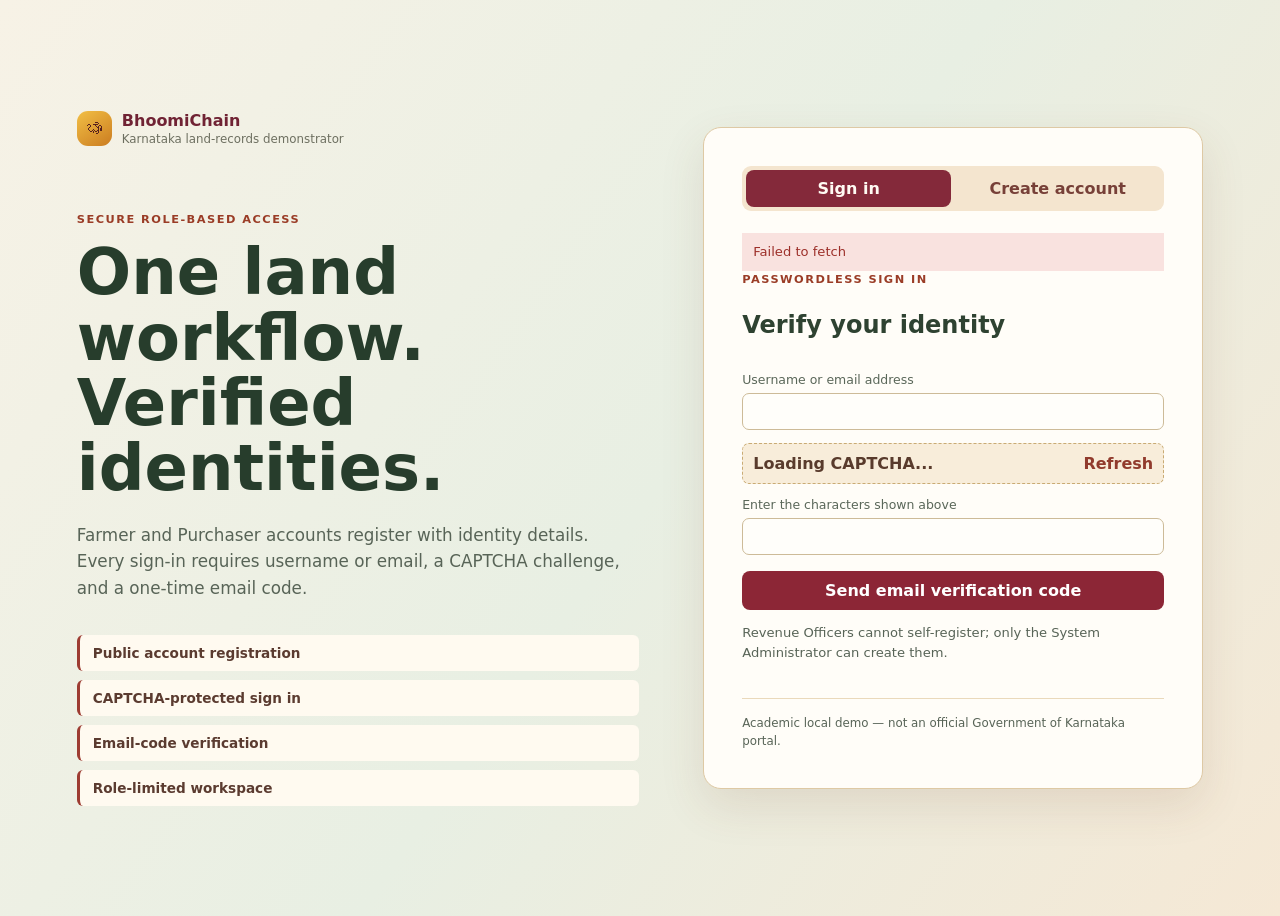
<file: index.html>
<!doctype html>
<html lang="en">
  <head>
    <meta charset="UTF-8" />
    <link rel="icon" type="image/png" href="./favicon.png?v=4" />
    <link rel="shortcut icon" href="./favicon.png?v=4" type="image/png" />
    <meta name="viewport" content="width=device-width, initial-scale=1.0" />
    <meta name="theme-color" content="#1e3a8a" />
    <title>BhoomiChain - Karnataka Blockchain Land Records</title>
    <script type="module" crossorigin src="./assets/index-C9FWu_5t.js"></script>
    <link rel="stylesheet" crossorigin href="./assets/index-CaHA_O3T.css">
  </head>
  <body>
    <div id="root"></div>
  </body>
</html>
</file>
<file: assets/index-CaHA_O3T.css>
:root{font-family:Inter,ui-sans-serif,system-ui,sans-serif;color:#dce9f9;background:#06111f;font-synthesis:none}*{box-sizing:border-box}body{margin:0;min-width:320px;background:radial-gradient(circle at 80% 0%,#123e61 0,transparent 32%),#06111f}button{border:0;border-radius:8px;background:#2c7cff;color:#fff;cursor:pointer;font:inherit;font-weight:700;padding:10px 13px;transition:.18s ease}button:hover:not(:disabled){transform:translateY(-1px);background:#5799ff}button:disabled{cursor:not-allowed;opacity:.42}h1,h2,p{margin-top:0}h1{font-size:clamp(1.7rem,3vw,2.35rem);margin-bottom:0}h2{font-size:1rem;margin:0}p{color:#a7bad0;line-height:1.55}small{color:#8da4c1}.app-shell{display:grid;grid-template-columns:248px minmax(0,1fr);min-height:100vh}.sidebar{background:#040f1ce0;border-right:1px solid #193652;display:flex;flex-direction:column;padding:24px 14px}.brand{align-items:center;display:flex;gap:10px;margin:0 8px 31px}.brand-mark{align-items:center;background:linear-gradient(145deg,#38c49b,#2372e9);border-radius:11px;display:flex;font-weight:900;height:35px;justify-content:center;width:35px}.brand strong,.brand small{display:block}.brand small{font-size:.74rem;margin-top:2px}nav{display:grid;gap:4px}.nav-item{align-items:center;background:transparent;color:#9fb4cd;display:flex;font-weight:600;gap:12px;padding:11px 12px;text-align:left;width:100%}.nav-item span{color:#52718f;font-size:.69rem;width:19px}.nav-item:hover{background:#102947;color:#fff;transform:none}.nav-item.active{background:#173b63;color:#f1f7ff}.nav-item.active span{color:#62dcb7}.sidebar-foot{border-top:1px solid #193652;margin:auto 8px 0;padding-top:19px}.sidebar-foot p{font-size:.76rem;margin:10px 0 0}.workspace{margin:0 auto;max-width:1500px;padding:30px clamp(18px,3vw,46px) 60px;width:100%}.topbar{align-items:center;display:flex;justify-content:space-between;gap:20px}.eyebrow{color:#54d6af;font-size:.71rem;font-weight:800;letter-spacing:.13em;margin-bottom:5px;text-transform:uppercase}.account-actions{display:flex;flex-wrap:wrap;gap:7px;justify-content:flex-end}.quiet{background:#102a47;color:#bcd2ea}.quiet:hover:not(:disabled){background:#1c466f}.account-button{background:#168c6b;min-width:122px}.status-strip{align-items:center;background:#0c2038;border:1px solid #1c3c5d;border-radius:9px;color:#c5d8eb;display:flex;font-size:.86rem;gap:9px;margin:24px 0;padding:11px 14px}.signal{background:#45d3a7;border-radius:50%;box-shadow:0 0 0 4px #45d3a71d;height:7px;width:7px}.status-right{color:#8ea5c2;margin-left:auto;white-space:nowrap}.page-grid{display:grid;gap:16px;grid-template-columns:repeat(2,minmax(0,1fr))}.panel{background:linear-gradient(145deg,#0f253ef2,#091a2df2);border:1px solid #1d4164;border-radius:13px;padding:20px}.panel-title{align-items:center;display:flex;gap:12px;justify-content:space-between;margin-bottom:16px}.panel-title h2{color:#eff6ff}.hero{display:grid;gap:25px;grid-column:1 / -1;grid-template-columns:1.55fr .8fr;min-height:220px;overflow:hidden;position:relative}.hero:after{background:linear-gradient(130deg,transparent,#4b98ff18);content:"";top:0;right:0;bottom:0;left:0;pointer-events:none;position:absolute}.hero h2{font-size:clamp(1.45rem,3vw,2.25rem);line-height:1.15;margin:13px 0;max-width:650px}.hero-actions{display:flex;flex-wrap:wrap;gap:9px}.hero-steps{align-content:center;display:grid;gap:8px;position:relative;z-index:1}.hero-steps span{background:#153555;border-left:2px solid #4ad8ae;border-radius:5px;color:#d9ebff;font-size:.84rem;font-weight:700;padding:9px 11px}.metrics{display:grid;gap:13px;grid-column:1 / -1;grid-template-columns:repeat(4,minmax(0,1fr))}.metric-card{background:#0c2139;border:1px solid #1c405f;border-radius:11px;padding:16px}.metric-card p{font-size:.76rem;margin-bottom:8px;text-transform:uppercase}.metric-card strong{color:#f2f8ff;display:block;font-size:1.55rem;margin-bottom:5px}.metric-card.green{border-color:#1a735d}.metric-card.green strong{color:#58dcb8}.metric-card.purple{border-color:#644e9d}.metric-card.purple strong{color:#c4a9ff}.contribution{display:grid;gap:18px;grid-template-columns:repeat(3,1fr)}.contribution strong{color:#65d9b6}.contribution p{font-size:.87rem;margin:7px 0 0}.posture{display:flex;flex-wrap:wrap;gap:9px}.pill{background:#18324f;border-radius:999px;color:#b9cde5;display:inline-block;font-size:.72rem;font-weight:750;padding:5px 9px;white-space:nowrap}.pill.success{background:#123f38;color:#6ee1bb}.pill.warning{background:#4b3820;color:#f6c777}.pill.purple{background:#332651;color:#c7afff}.text-button{background:transparent;color:#7eb1ff;padding:0}.text-button:hover:not(:disabled){background:transparent;color:#b9d4ff}.registry .panel:nth-child(1),.transfer .panel:nth-child(1),.documents .panel:nth-child(1),.analytics .panel:nth-child(1),.audit .panel:nth-child(1){grid-column:1 / -1}.mode-row,.inline,.actions{align-items:end;display:flex;flex-wrap:wrap;gap:10px;justify-content:space-between}.switch{background:#09192c;border-radius:9px;display:flex;padding:4px}.switch button{background:transparent;color:#8fa8c7;font-size:.8rem}.switch .active{background:#245fbd;color:#fff}.field{color:#afc2da;display:grid;font-size:.78rem;gap:6px}input{background:#071727;border:1px solid #2a4b6c;border-radius:7px;color:#edf6ff;font:inherit;padding:10px;width:100%}input:focus{border-color:#5398ff;outline:none}.form-grid{display:grid;gap:12px;grid-template-columns:repeat(2,minmax(0,1fr));margin-bottom:14px}.inline .field{flex:1;min-width:190px}.hint,.empty{font-size:.82rem}.record{border-top:1px solid #1d3e5e;margin-top:17px;padding-top:15px}.record-head{align-items:center;display:flex;justify-content:space-between;margin-bottom:12px}dl{display:grid;font-size:.84rem;gap:9px 13px;grid-template-columns:130px 1fr}dt{color:#89a4c2}dd{color:#d5e7f8;margin:0;overflow-wrap:anywhere}.workflow{display:grid;gap:8px;grid-template-columns:repeat(3,1fr);margin-bottom:22px}.workflow-step{align-items:center;background:#0b1d30;border:1px solid #1e3c58;border-radius:9px;display:flex;gap:10px;opacity:.58;padding:11px}.workflow-step.complete{border-color:#298a70;opacity:1}.workflow-step span{align-items:center;background:#28415d;border-radius:50%;display:flex;font-size:.78rem;font-weight:800;height:24px;justify-content:center;width:24px}.workflow-step.complete span{background:#2cba92;color:#052018}.workflow-step strong,.workflow-step small{display:block;font-size:.8rem}.transfer-fields{margin-bottom:14px}.checklist{display:grid;gap:14px;list-style:none;margin:0;padding:0}.checklist li{color:#9fb6cf;font-size:.86rem}.checklist span{color:#e1efff;display:block;font-weight:750;margin-bottom:3px}.receipt-list{display:grid;gap:8px}.receipt-list>div{align-items:center;background:#0a1d30;border-radius:7px;display:grid;font-size:.82rem;gap:9px;grid-template-columns:auto 1fr auto;padding:10px}.receipt-list small{grid-column:2 / -1}.document-table{display:grid;gap:2px}.table-row{align-items:center;background:#0a1d2e;display:grid;gap:10px;grid-template-columns:.5fr 1.1fr .5fr .4fr;padding:11px}.table-row.heading{background:transparent;color:#819ab8;font-size:.7rem;font-weight:800;padding-top:0;text-transform:uppercase}.table-row span{overflow-wrap:anywhere}.table-row span small{display:block;margin-top:3px}.small-button{font-size:.75rem;padding:7px 9px}table{border-collapse:collapse;font-size:.84rem;width:100%}th{color:#8fa8c5;font-size:.72rem;text-align:left;text-transform:uppercase}th,td{border-bottom:1px solid #1c3b5a;padding:10px 7px}.comparison-chart{display:grid;gap:15px}.chart-row{align-items:center;display:grid;gap:7px 12px;grid-template-columns:130px 1fr auto}.chart-row>strong{font-size:.78rem;grid-row:span 2}.chart-row>div{align-items:center;display:flex;gap:7px}.bar{border-radius:3px;display:inline-block;height:9px;max-width:100%;min-width:2px}.bar.base{background:#608ec7}.bar.optimized{background:#42c79d}.chart-row small{min-width:115px}.timeline{display:grid}.timeline article{border-left:1px solid #275171;display:grid;gap:14px;grid-template-columns:12px 1fr auto;margin-left:6px;padding:0 0 20px 18px;position:relative}.timeline-dot{background:#53d7b0;border:3px solid #102b43;border-radius:50%;height:12px;left:-7px;position:absolute;top:2px;width:12px}.timeline p{font-size:.78rem;margin:5px 0}.timeline time{color:#7f9ab8;font-size:.72rem;text-align:right}@media(max-width:940px){.app-shell{grid-template-columns:1fr}.sidebar{border-bottom:1px solid #193652;border-right:0;padding:13px 18px}.brand{margin:0 0 10px}nav{display:flex;overflow-x:auto}.nav-item{min-width:max-content}.sidebar-foot{display:none}.metrics{grid-template-columns:repeat(2,1fr)}}@media(max-width:680px){.workspace{padding:20px 13px 45px}.topbar,.status-strip{align-items:flex-start;flex-direction:column}.status-right{margin-left:0}.page-grid,.hero,.contribution{grid-template-columns:1fr}.metrics{grid-template-columns:1fr 1fr}.form-grid,.workflow{grid-template-columns:1fr}.table-row{grid-template-columns:.55fr 1fr .6fr}.table-row>:last-child{grid-column:2 / -1}.chart-row{grid-template-columns:1fr auto}.chart-row>strong{grid-column:1 / -1;grid-row:auto}.timeline article{grid-template-columns:12px 1fr}.timeline time{grid-column:2;text-align:left}}.login-shell{align-items:stretch;background:linear-gradient(125deg,#f7f2e6,#e8efe3 52%,#f5e8d5);display:grid;grid-template-columns:minmax(280px,1fr) minmax(360px,500px);min-height:100vh;padding:clamp(24px,6vw,88px)}.login-intro{align-self:center;max-width:650px;padding:34px clamp(0px,5vw,75px) 34px 0}.login-intro .brand{margin:0 0 65px}.login-intro .brand strong{color:#702334}.login-intro .brand small{color:#6d6f60}.login-intro h1{color:#273d2c;font-size:clamp(2.3rem,5vw,4.4rem);line-height:1.02;margin:12px 0 21px}.login-intro>p:not(.eyebrow){font-size:1.05rem;max-width:570px}.login-flow{display:grid;gap:9px;margin-top:34px}.login-flow span{background:#fffaf0;border-left:3px solid #9d3c32;border-radius:6px;color:#5b3b30;font-size:.85rem;font-weight:750;padding:10px 13px}.login-card{align-self:center;background:#fffdf8;border:1px solid #dec9a4;border-radius:18px;box-shadow:0 17px 45px #7044271f;padding:clamp(23px,4vw,38px)}.login-card h2{color:#2e4231;font-size:1.5rem;margin:4px 0 20px}.portal-choice{display:grid;gap:8px;margin-bottom:20px}.portal-option{background:#fbf0de;border:1px solid transparent;color:#6c3033;display:grid;padding:11px 13px;text-align:left}.portal-option:hover{background:#f4e0bf}.portal-option.selected{background:#7d2635;border-color:#7d2635;color:#fffaf3}.portal-option strong,.portal-option small{display:block}.portal-option small{color:inherit;font-size:.72rem;font-weight:500;margin-top:3px;opacity:.82}.login-card form{display:grid;gap:13px}.login-button{margin-top:3px;width:100%}.login-error{background:#f9e2df;color:#9d302a;font-size:.82rem;margin:0;padding:9px 11px}.login-note{border-top:1px solid #ead9bb;font-size:.74rem;margin:21px 0 0;padding-top:15px}.signed-in{background:#fff8e9;border:1px solid #ddc89e;border-radius:8px;color:#593a31;display:grid;font-size:.78rem;line-height:1.2;padding:7px 10px}.signed-in small{color:#806f5b;margin-top:3px}.auth-tabs{background:#f4e5cf;border-radius:9px;display:grid;gap:4px;grid-template-columns:1fr 1fr;margin-bottom:22px;padding:4px}.auth-tabs button{background:transparent;color:#774038;padding:9px}.auth-tabs button.active{background:#84293a;color:#fffaf3}.captcha-row{align-items:center;background:#f8edda;border:1px dashed #c9ab74;color:#593b2c;display:flex;justify-content:space-between;padding:10px;border-radius:7px;gap:10px}.captcha-image{border-radius:5px;height:60px;width:200px;background:#e8dcc8}.auth-message,.demo-code{background:#e4f0df;color:#336843;font-size:.82rem;margin:0 0 14px;padding:10px}select{background:#fffefa;border:1px solid #cdbb98;border-radius:7px;color:#24352a;font:inherit;padding:10px;width:100%}select:focus{border-color:#a34332;outline:none}@media(max-width:800px){.login-shell{grid-template-columns:1fr;padding:24px 18px}.login-intro{padding:0}.login-intro .brand{margin-bottom:32px}.login-intro h1{font-size:2.4rem}.login-card{margin-top:30px}}:root{background:#f4f0e5;color:#1c3026}body{background:linear-gradient(125deg,#f7f2e6,#e8efe3 52%,#f5e8d5)}.sidebar{background:#6e1f2d;border-color:#8f4a50}.brand-mark{background:linear-gradient(145deg,#f2bf45,#cb7c20);color:#56201e}.brand strong,.brand small{color:#fff9ed}.nav-item{color:#f4dfd0}.nav-item span{color:#e6ad85}.nav-item:hover,.nav-item.active{background:#913646;color:#fffdf5}.nav-item.active span{color:#f6ca59}.sidebar-foot{border-color:#9f5761}.sidebar-foot p{color:#f1d9c7}.workspace{background:transparent}h1,h2,.panel-title h2{color:#243c2b}p{color:#586457}.eyebrow{color:#9a3c26}.status-strip{background:#fffaf1;border-color:#dfcda8;color:#3f4c3c;box-shadow:0 2px 8px #75431512}.status-right{color:#7b745f}.signal{background:#20875a}.panel,.hero{background:#fffdf8;border-color:#dfcfad;box-shadow:0 3px 12px #6e3b1610}.hero:after{background:linear-gradient(130deg,transparent,#e5ba5430)}.hero h2{color:#742333}.hero-steps span{background:#f9ead4;border-color:#a94c38;color:#653323}.metric-card{background:#fff8eb;border-color:#ead8b5}.metric-card p{color:#84725a}.metric-card strong{color:#62322b}.metric-card.green{border-color:#9ab887}.metric-card.green strong{color:#39744d}.metric-card.purple{border-color:#d9ad78}.metric-card.purple strong{color:#98492b}.contribution strong{color:#91412c}.quiet{background:#f5e7cf;color:#6b2a30}.quiet:hover:not(:disabled){background:#edd4ad}.account-button,button{background:#8c2636}.account-button{background:#28724f}button:hover:not(:disabled){background:#a83d49}.account-button:hover:not(:disabled){background:#39865f}.pill{background:#f1e4cc;color:#704733}.pill.success{background:#dcebd8;color:#267047}.pill.warning{background:#f9e6bf;color:#87531d}.pill.purple{background:#ead9cc;color:#803d2a}.switch{background:#f3e7d4}.switch button{color:#7e5d4a}.switch .active{background:#8c2636}.field{color:#5a6759}input{background:#fffefa;border-color:#cdbb98;color:#24352a}input:focus{border-color:#a34332}.record,.table-row{background:#fffaf2;border-color:#e4d2ae}.record-head{color:#66312d}dt{color:#7b705d}dd{color:#314737}.workflow-step{background:#fbf1df;border-color:#e1c89c}.workflow-step.complete{border-color:#5b9b69}.workflow-step span{background:#ead0a2}.workflow-step.complete span{background:#4e9a62;color:#fff}.receipt-list>div{background:#fcf5e8}.checklist li{color:#5e6d60}.checklist span{color:#60352e}.document-table .table-row.heading{background:transparent;color:#8c755d}th{color:#836f56}th,td{border-color:#ead8b5}.bar.base{background:#b38469}.bar.optimized{background:#40845a}.timeline article{border-color:#cab285}.timeline-dot{background:#3f8b5a;border-color:#fffdf8}.text-button{color:#913b2d}.certificate-overlay{position:fixed;top:0;right:0;bottom:0;left:0;background:#0c0502bf;display:flex;align-items:center;justify-content:center;z-index:1000;padding:20px;-webkit-backdrop-filter:blur(4px);backdrop-filter:blur(4px)}.certificate-modal{background:#fff;color:#1a2e22;border-radius:16px;width:100%;max-width:750px;max-height:90vh;overflow-y:auto;box-shadow:0 25px 50px -12px #0006;border:2px solid #b89155}.certificate-actions{display:flex;justify-content:flex-end;gap:12px;padding:16px 24px;background:#fdfbf7;border-bottom:1px solid #ebdfc8;border-radius:14px 14px 0 0}.certificate-actions button{display:inline-flex;align-items:center;gap:6px}.rtc-certificate-paper{padding:36px 40px;background:#fffdf9;font-family:Segoe UI,Georgia,serif;color:#1c2d22;position:relative;border:12px double #8c2636;margin:16px;border-radius:8px}.rtc-header{text-align:center;border-bottom:2px solid #8c2636;padding-bottom:16px;margin-bottom:24px}.rtc-emblem{font-size:38px;line-height:1;margin-bottom:4px}.rtc-header h2{font-size:18px;color:#8c2636;text-transform:uppercase;letter-spacing:1px;font-weight:800;margin:0}.rtc-header h3{font-size:15px;color:#3a5240;font-weight:700;margin:4px 0 0}.rtc-header p{font-size:12px;color:#7a462b;margin:4px 0 0;font-weight:600;text-transform:uppercase;letter-spacing:.5px}.rtc-body-grid{display:grid;grid-template-columns:1fr 160px;gap:24px;margin-bottom:24px;align-items:start}.rtc-details-table{width:100%;border-collapse:collapse;font-size:13px}.rtc-details-table th,.rtc-details-table td{border:1px solid #d4c5a9;padding:8px 12px;text-align:left}.rtc-details-table th{background:#f7efe1;color:#6e1f2d;font-weight:700;width:38%}.rtc-details-table td{color:#15291b;font-weight:600;overflow-wrap:anywhere}.rtc-qr-container{text-align:center;background:#fcf8f0;border:1px solid #d4c5a9;border-radius:8px;padding:12px}.rtc-qr-container img{width:130px;height:130px;border:2px solid #8c2636;border-radius:4px}.rtc-qr-container p{font-size:10px;color:#6e1f2d;font-weight:700;margin:8px 0 0;text-transform:uppercase}.rtc-badge-banner{background:linear-gradient(135deg,#1e5c3a,#123e25);color:#fff;padding:12px 18px;border-radius:8px;display:flex;align-items:center;gap:14px;margin-bottom:24px;box-shadow:0 2px 6px #0000001a}.rtc-badge-icon{font-size:28px}.rtc-badge-text strong{display:block;font-size:14px;color:#86efac;letter-spacing:.5px}.rtc-badge-text small{color:#dcfce7;font-size:11px}.rtc-history-box{font-size:12px;background:#fdfbf7;border:1px dashed #c4b394;padding:12px 16px;border-radius:6px;margin-bottom:20px}.rtc-history-box strong{color:#6e1f2d;display:block;margin-bottom:6px}.rtc-history-box p{font-size:11px;color:#2d4534;margin:0;word-break:break-all}.rtc-footer{display:flex;justify-content:space-between;align-items:flex-end;border-top:1px solid #d4c5a9;pt:16px;margin-top:20px;font-size:11px;color:#5a6b5d}.rtc-seal{text-align:right;font-weight:700;color:#6e1f2d}@media print{body{background:#fff!important}.app-shell,.certificate-overlay{display:block!important;position:static!important;padding:0!important;background:transparent!important}.sidebar,.workspace,.certificate-actions{display:none!important}.certificate-modal{max-width:100%!important;max-height:none!important;border:0!important;box-shadow:none!important}.rtc-certificate-paper{margin:0!important;border-width:6px!important;width:100%!important}}
</file>
